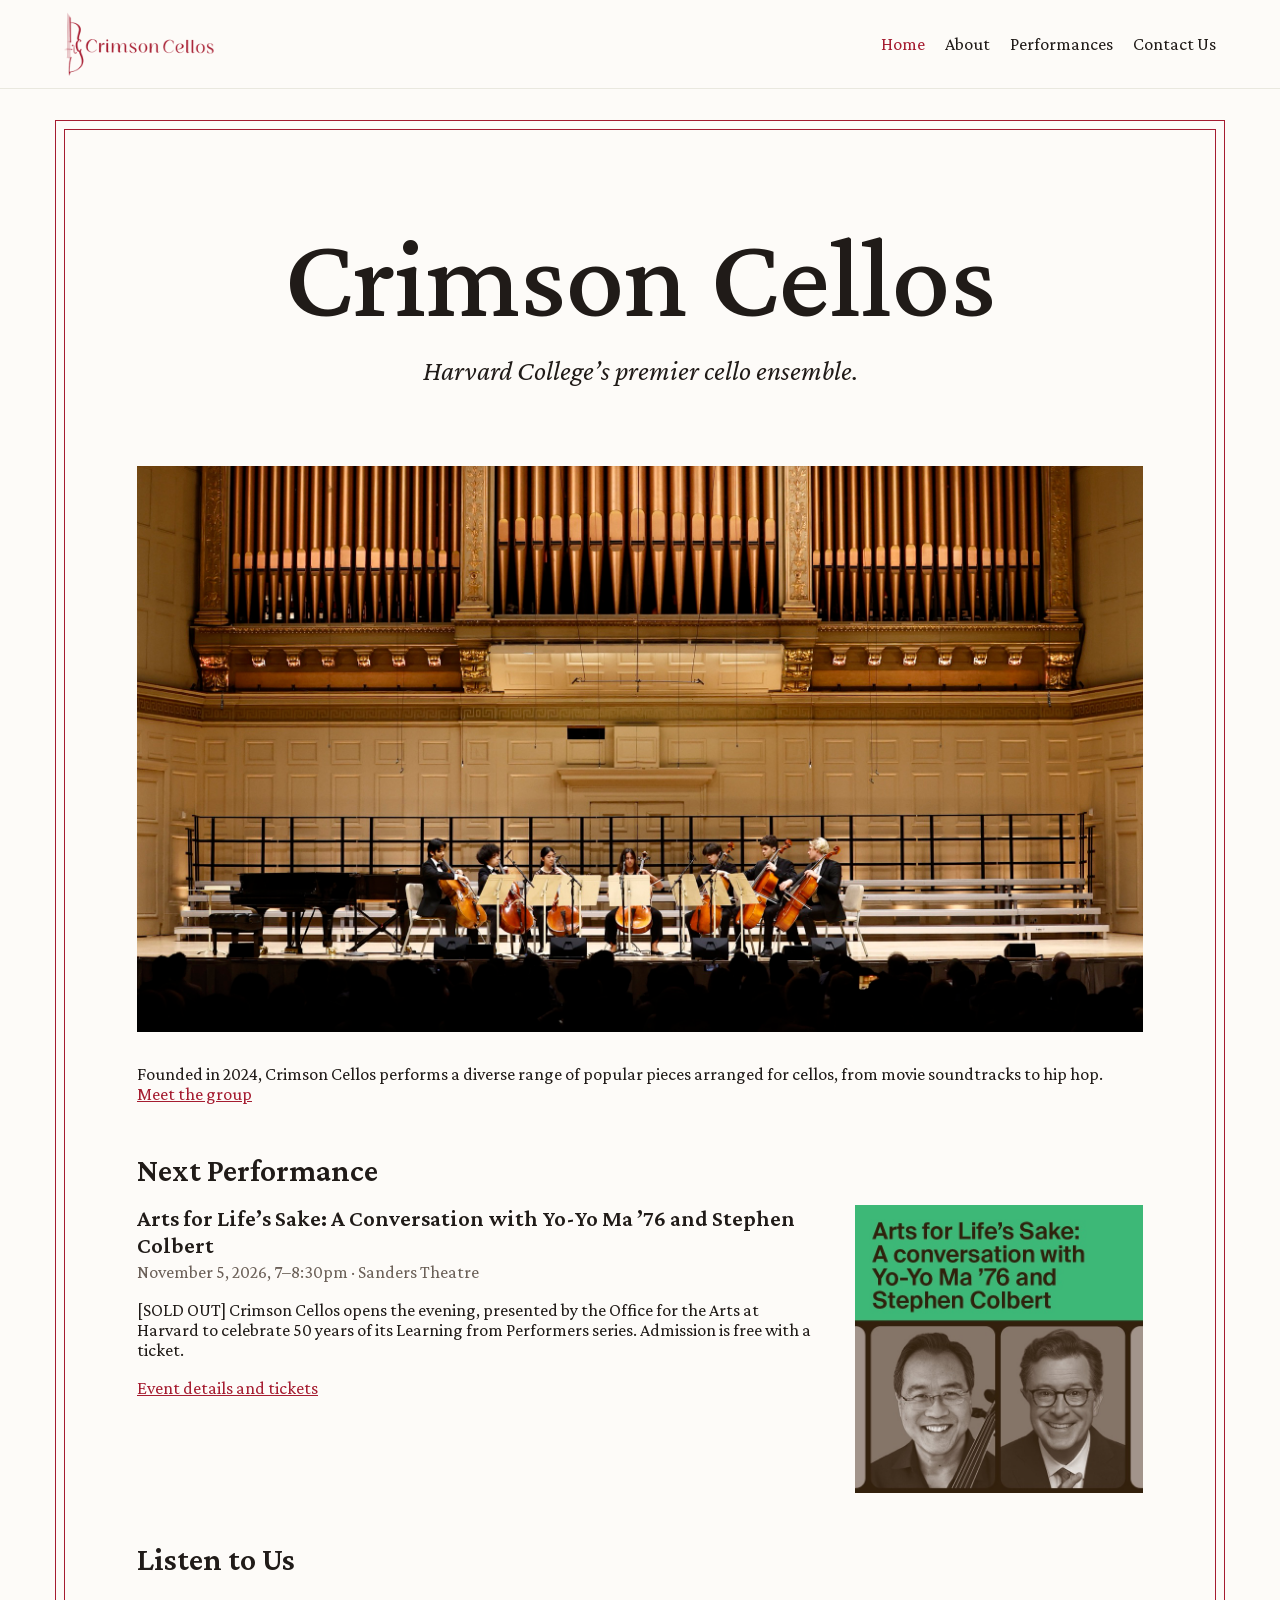
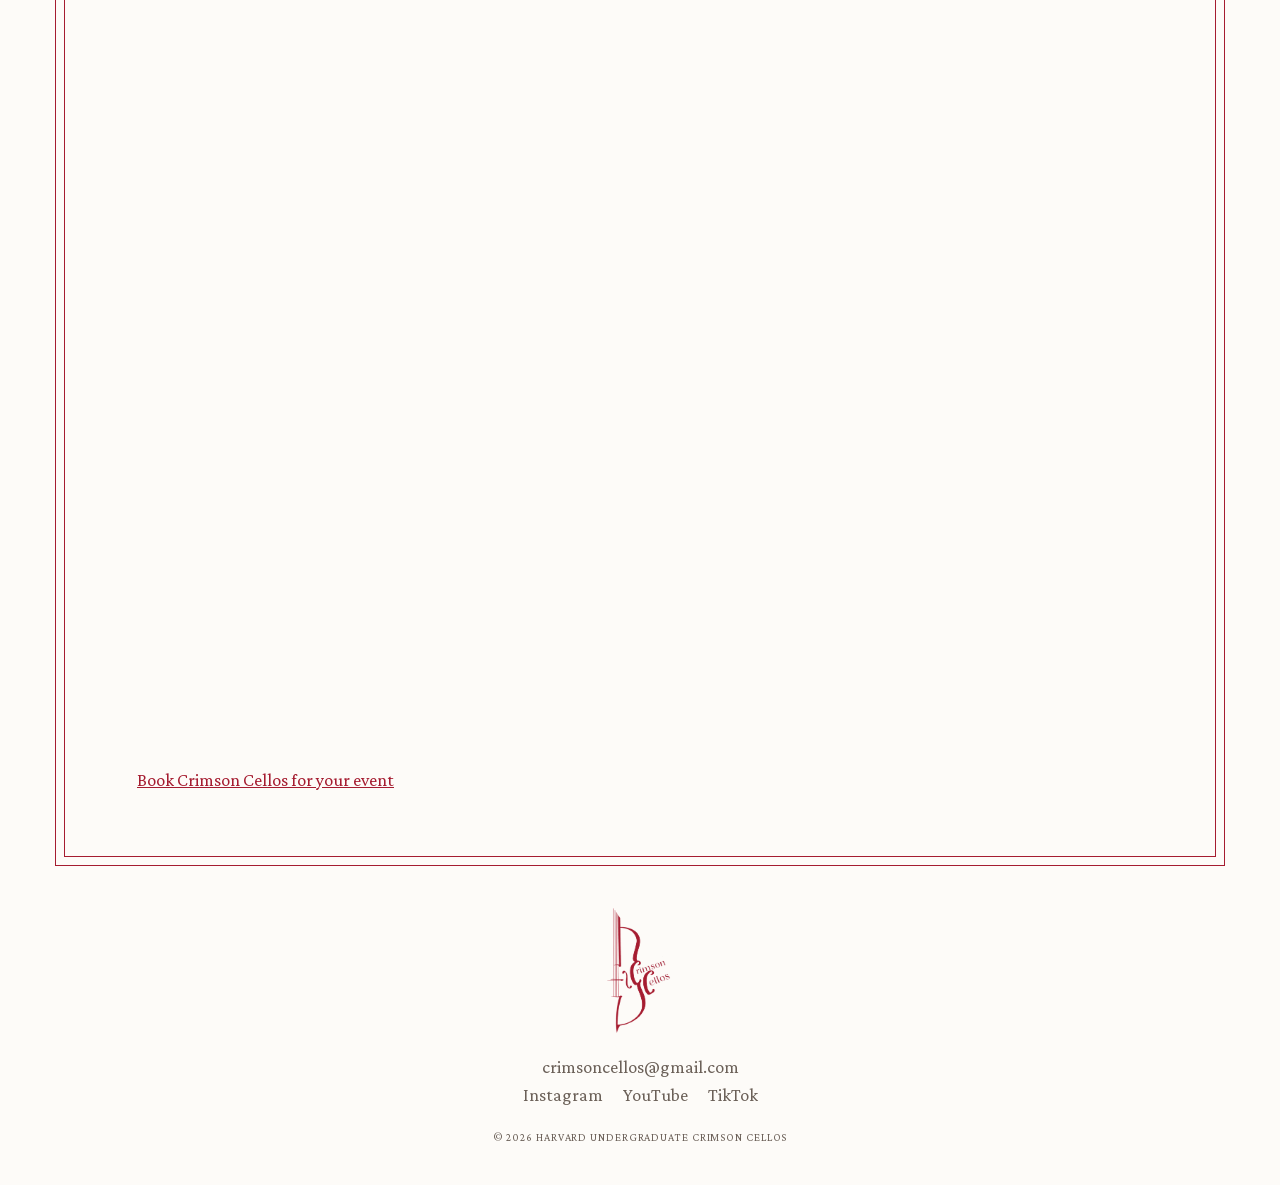
<file: index.html>
<!doctype html>
<html lang="en-US">
  <head>
    <meta charset="utf-8" />
    <meta name="viewport" content="width=device-width, initial-scale=1" />
    <title>Crimson Cellos</title>
    <meta
      name="description"
      content="Crimson Cellos is Harvard College’s premier cello ensemble, performing popular music arranged for cellos."
    />
    <meta property="og:title" content="Crimson Cellos" />
    <meta
      property="og:image"
      content="https://crimsoncellos.com/images/og.jpg"
    />
    <link rel="icon" href="favicon.png" />
    <link rel="stylesheet" href="style.css" />
  </head>
  <body>
    <a href="#main">Skip to main content</a>

    <header>
      <a href="index.html"
        ><img
          src="images/logo.png"
          alt="Crimson Cellos"
          width="376"
          height="160"
      /></a>
      <nav aria-label="Main">
        <ul>
          <li><a href="index.html" aria-current="page">Home</a></li>
          <li><a href="about.html">About</a></li>
          <li><a href="performances.html">Performances</a></li>
          <li><a href="contact-us.html">Contact Us</a></li>
        </ul>
      </nav>
    </header>

    <main id="main">
      <section id="hero">
        <hgroup>
          <h1>Crimson Cellos</h1>
          <p>Harvard College’s premier cello ensemble.</p>
        </hgroup>
        <img
          src="images/hero.jpg"
          alt="Crimson Cellos performing on stage at Symphony Hall in Boston."
          width="2048"
          height="1152"
          fetchpriority="high"
        />
      </section>

      <p>
        Founded in 2024, Crimson Cellos performs a diverse range of popular
        pieces arranged for cellos, from movie soundtracks to hip hop.
        <a href="about.html">Meet the group</a>
      </p>

      <section aria-labelledby="next">
        <h2 id="next">Next Performance</h2>
        <article aria-labelledby="arts-for-lifes-sake-2026">
          <img
            src="images/arts-for-lifes-sake.jpg"
            alt="Event poster with portraits of Yo-Yo Ma and Stephen Colbert."
            width="600"
            height="600"
            loading="lazy"
          />
          <h3 id="arts-for-lifes-sake-2026">
            Arts for Life’s Sake: A Conversation with Yo-Yo Ma ’76 and Stephen
            Colbert
          </h3>
          <p>
            November 5, 2026,
            <time datetime="2026-11-05T19:00">7</time>–<time
              datetime="2026-11-05T20:30"
              >8:30pm</time
            >
            · Sanders Theatre
          </p>
          <p>
            [SOLD OUT] Crimson Cellos opens the evening, presented by the Office
            for the Arts at Harvard to celebrate 50 years of its Learning from
            Performers series. Admission is free with a ticket.
          </p>
          <p>
            <a
              href="https://events.college.harvard.edu/ofa/event/225033-office-for-the-arts-at-harvard-presents-arts-for"
              >Event details and tickets</a
            >
          </p>
        </article>
      </section>

      <section aria-labelledby="listen">
        <h2 id="listen">Listen to Us</h2>
        <iframe
          src="https://www.youtube.com/embed/4BER22FmV7s"
          title="Crimson Cellos performance video"
          loading="lazy"
          allowfullscreen
        ></iframe>
        <iframe
          src="https://www.youtube.com/embed/Vv7nDW6ymEs"
          title="Crimson Cellos performance video"
          loading="lazy"
          allowfullscreen
        ></iframe>
      </section>

      <p>
        <a href="contact-us.html#events">Book Crimson Cellos for your event</a>
      </p>
    </main>

    <footer>
      <img
        src="images/logo-vertical.png"
        alt=""
        width="371"
        height="720"
        loading="lazy"
      />
      <address>
        <a href="mailto:crimsoncellos@gmail.com">crimsoncellos@gmail.com</a>
      </address>
      <nav aria-label="Social media">
        <ul>
          <li>
            <a href="https://www.instagram.com/crimsoncellos/">Instagram</a>
          </li>
          <li><a href="https://www.youtube.com/@CrimsonCellos">YouTube</a></li>
          <li><a href="https://www.tiktok.com/@crimsoncellos">TikTok</a></li>
        </ul>
      </nav>
      <p><small>© 2026 Harvard Undergraduate Crimson Cellos</small></p>
    </footer>
  </body>
</html>
</file>
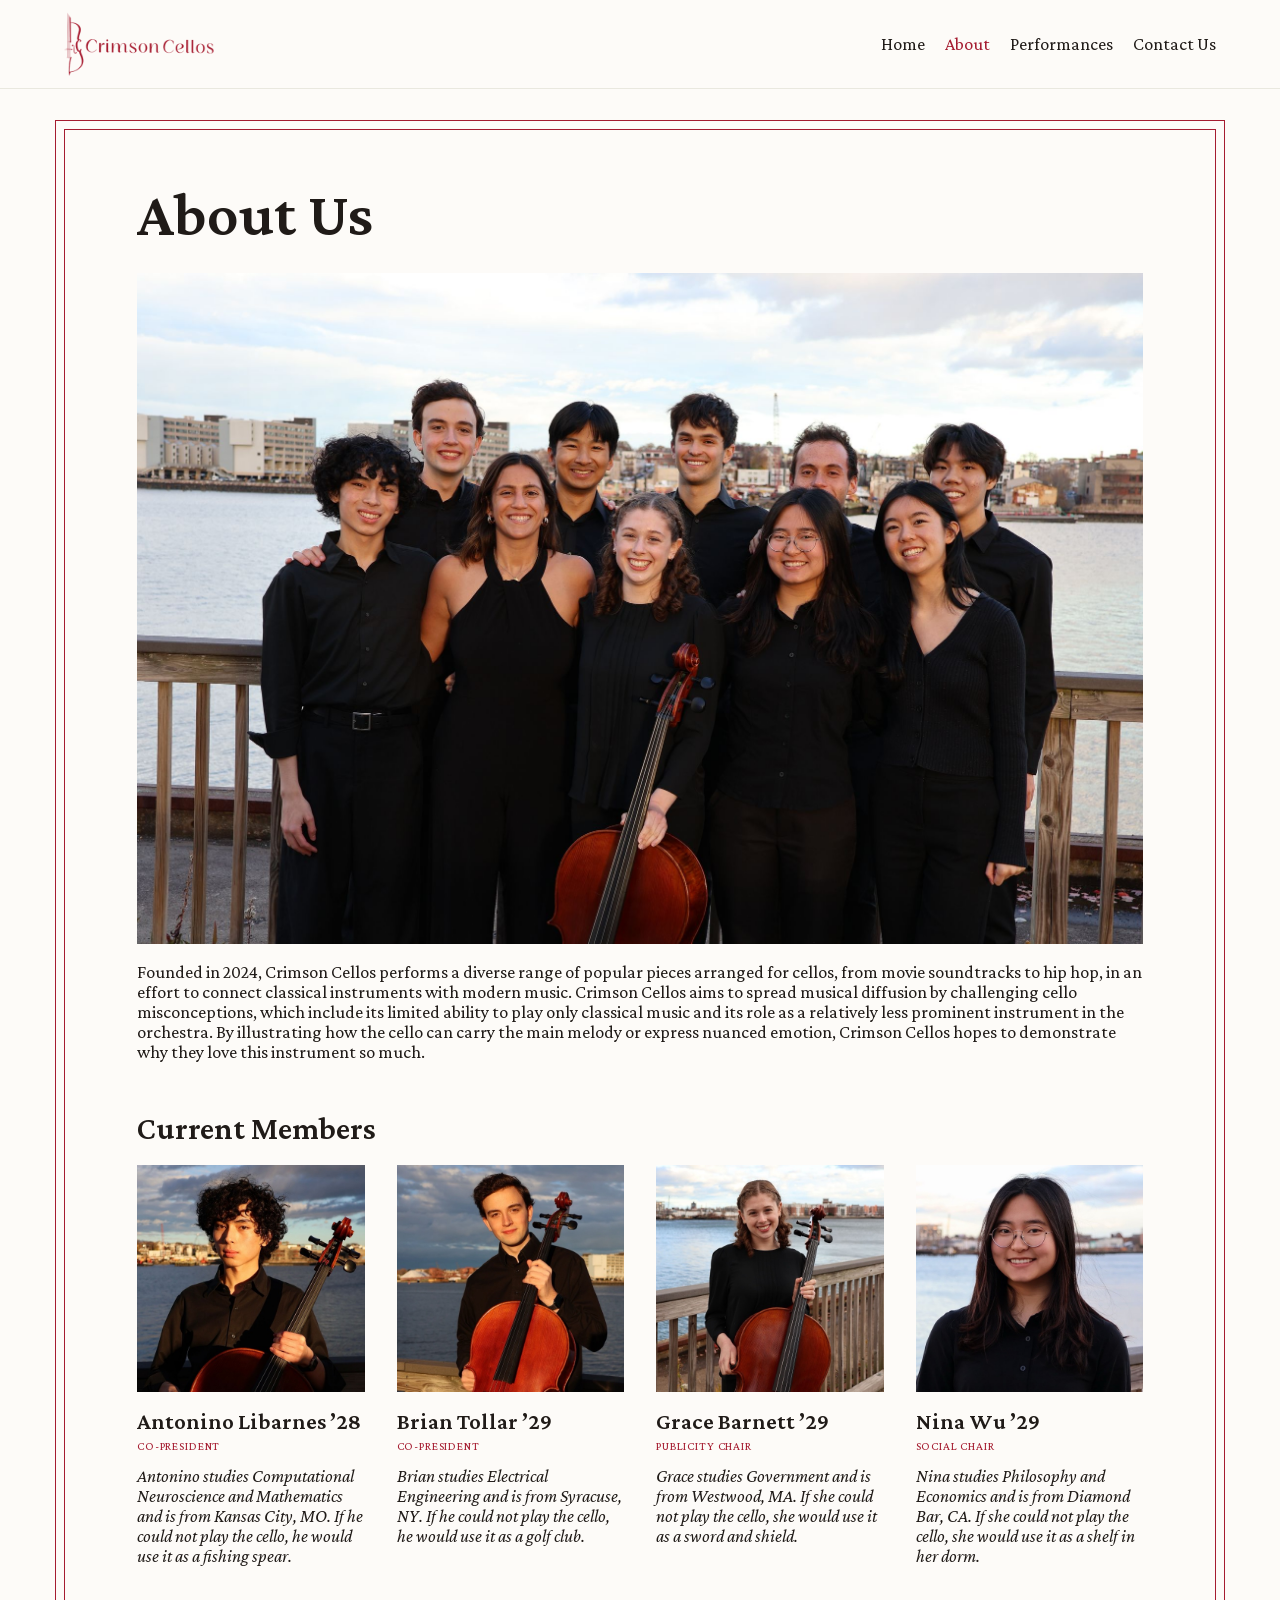
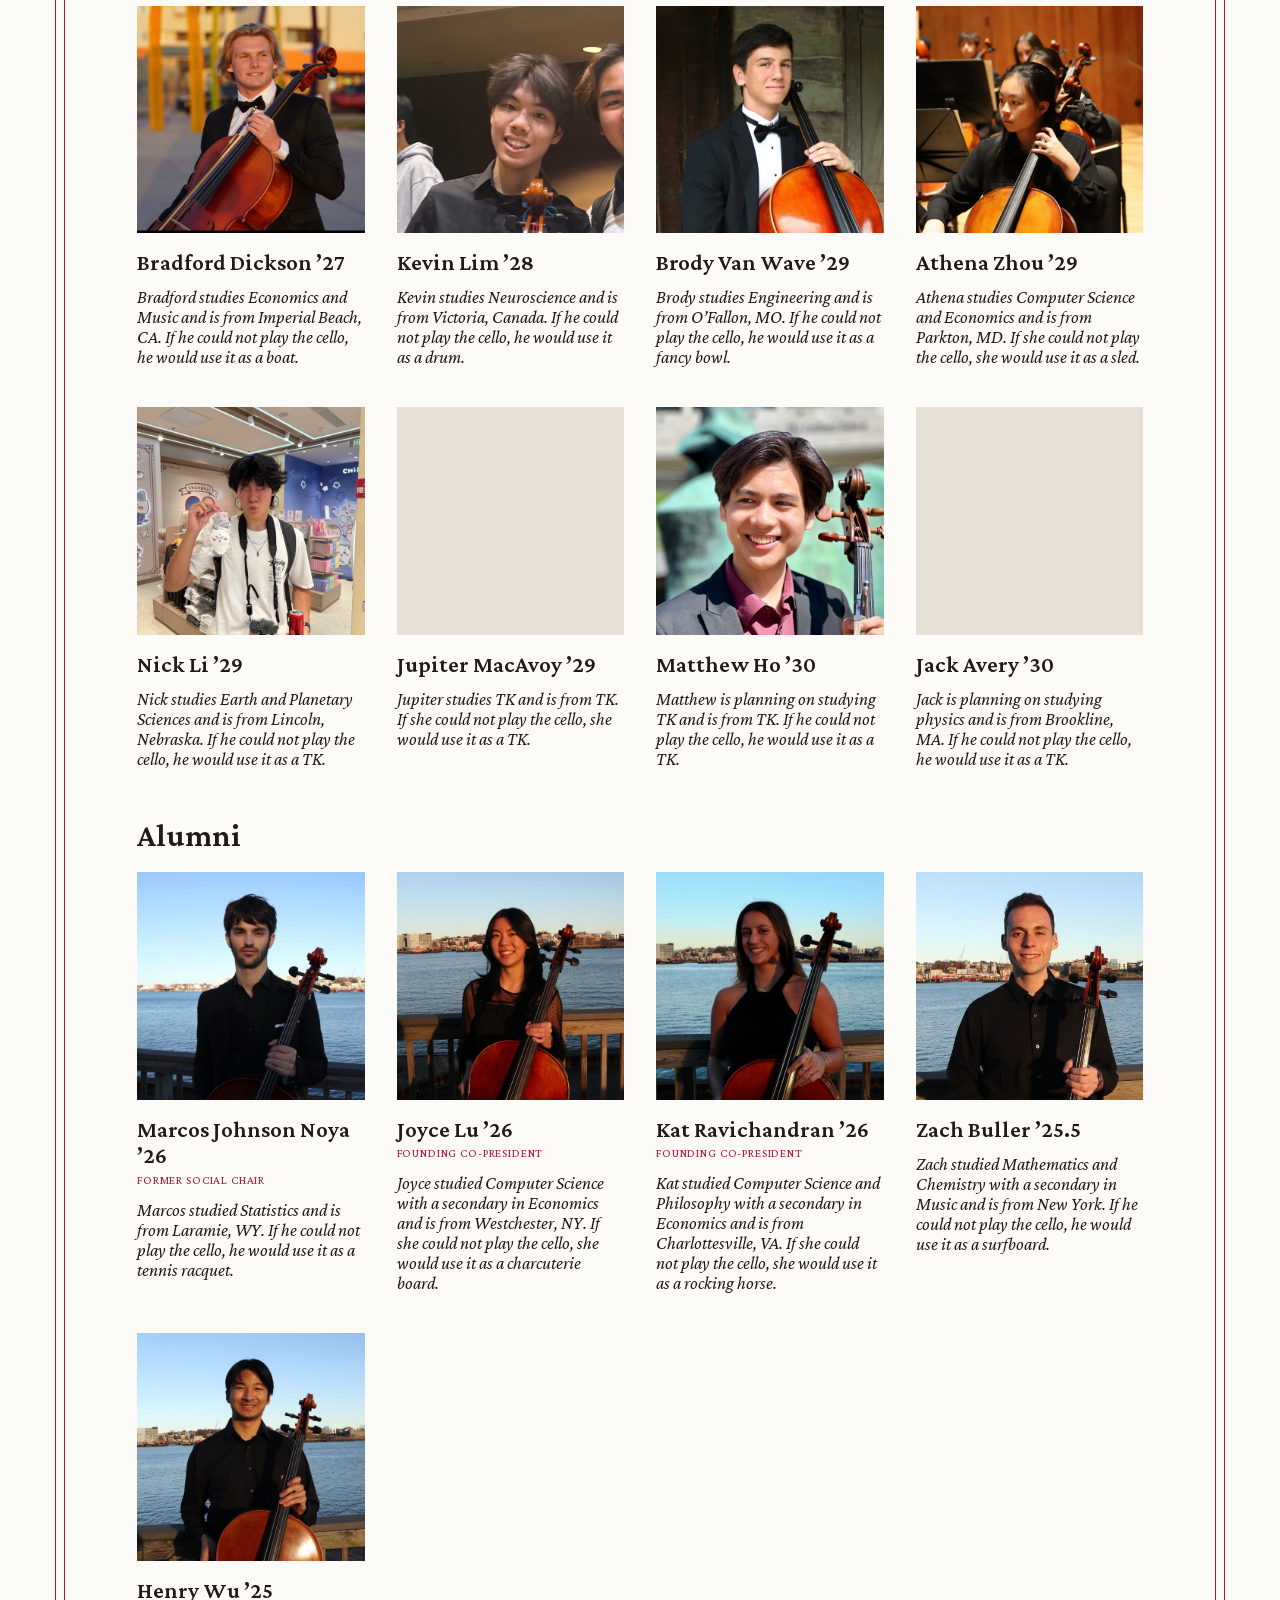
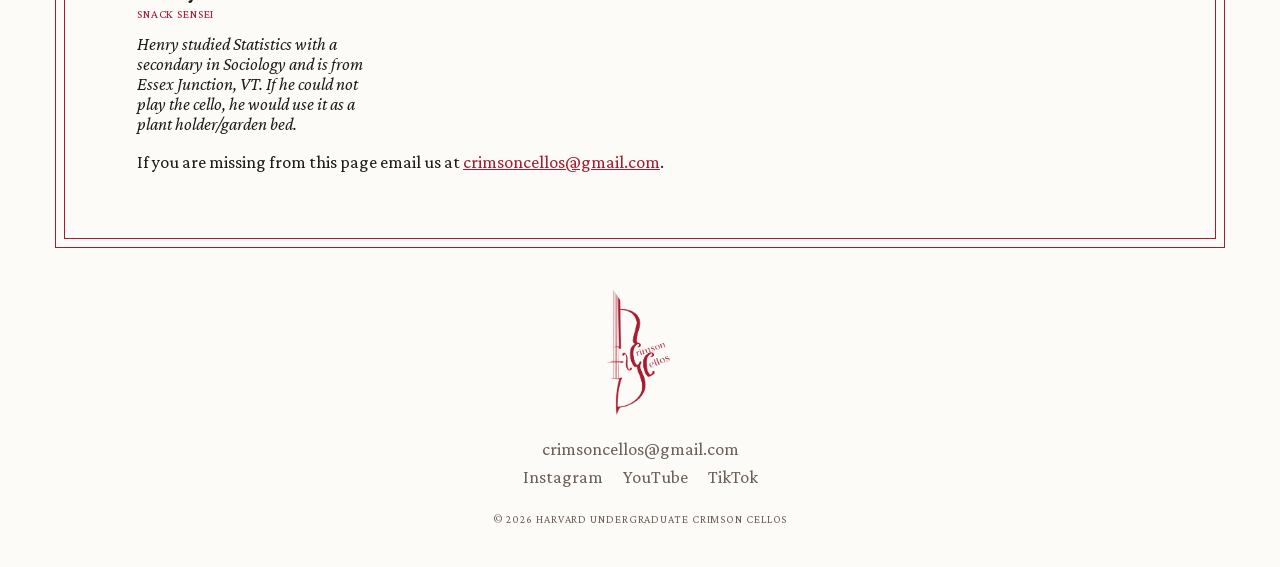
<file: about.html>
<!doctype html>
<html lang="en-US">
  <head>
    <meta charset="utf-8" />
    <meta name="viewport" content="width=device-width, initial-scale=1" />
    <title>About — Crimson Cellos</title>
    <meta
      name="description"
      content="Meet the members of Crimson Cellos, Harvard College’s premier cello ensemble."
    />
    <meta property="og:title" content="About — Crimson Cellos" />
    <meta
      property="og:image"
      content="https://crimsoncellos.com/images/og.jpg"
    />
    <link rel="icon" href="favicon.png" />
    <link rel="stylesheet" href="style.css" />
  </head>
  <body>
    <a href="#main">Skip to main content</a>

    <header>
      <a href="index.html"
        ><img
          src="images/logo.png"
          alt="Crimson Cellos"
          width="376"
          height="160"
      /></a>
      <nav aria-label="Main">
        <ul>
          <li><a href="index.html">Home</a></li>
          <li><a href="about.html" aria-current="page">About</a></li>
          <li><a href="performances.html">Performances</a></li>
          <li><a href="contact-us.html">Contact Us</a></li>
        </ul>
      </nav>
    </header>

    <main id="main">
      <h1>About Us</h1>

      <img
        src="images/group.jpg"
        alt="The members of Crimson Cellos standing together by the water."
        width="2048"
        height="1365"
      />

      <p>
        Founded in 2024, Crimson Cellos performs a diverse range of popular
        pieces arranged for cellos, from movie soundtracks to hip hop, in an
        effort to connect classical instruments with modern music. Crimson
        Cellos aims to spread musical diffusion by challenging cello
        misconceptions, which include its limited ability to play only classical
        music and its role as a relatively less prominent instrument in the
        orchestra. By illustrating how the cello can carry the main melody or
        express nuanced emotion, Crimson Cellos hopes to demonstrate why they
        love this instrument so much.
      </p>

      <section aria-labelledby="current-members">
        <h2 id="current-members">Current Members</h2>
        <ul class="members">
          <li>
            <img
              src="images/members/alibarnes.jpg"
              alt="Portrait of Antonino Libarnes."
              width="600"
              height="600"
              loading="lazy"
            />
            <hgroup>
              <h3>Antonino Libarnes ’28</h3>
              <p>Co-President</p>
            </hgroup>
            <p>
              Antonino studies Computational Neuroscience and Mathematics and is
              from Kansas City, MO. If he could not play the cello, he would use
              it as a fishing spear.
            </p>
          </li>
          <li>
            <img
              src="images/members/btollar.jpg"
              alt="Portrait of Brian Tollar."
              width="600"
              height="600"
              loading="lazy"
            />
            <hgroup>
              <h3>Brian Tollar ’29</h3>
              <p>Co-President</p>
            </hgroup>
            <p>
              Brian studies Electrical Engineering and is from Syracuse, NY. If
              he could not play the cello, he would use it as a golf club.
            </p>
          </li>
          <li>
            <img
              src="images/members/gbarnett.jpg"
              alt="Portrait of Grace Barnett."
              width="600"
              height="600"
              loading="lazy"
            />
            <hgroup>
              <h3>Grace Barnett ’29</h3>
              <p>Publicity Chair</p>
            </hgroup>
            <p>
              Grace studies Government and is from Westwood, MA. If she could
              not play the cello, she would use it as a sword and shield.
            </p>
          </li>
          <li>
            <img
              src="images/members/nwu.jpg"
              alt="Portrait of Nina Wu."
              width="600"
              height="600"
              loading="lazy"
            />
            <hgroup>
              <h3>Nina Wu ’29</h3>
              <p>Social Chair</p>
            </hgroup>
            <p>
              Nina studies Philosophy and Economics and is from Diamond Bar, CA.
              If she could not play the cello, she would use it as a shelf in
              her dorm.
            </p>
          </li>
          <li>
            <img
              src="images/members/bdickson.jpg"
              alt="Portrait of Bradford Dickson."
              width="600"
              height="600"
              loading="lazy"
            />
            <hgroup>
              <h3>Bradford Dickson ’27</h3>
            </hgroup>
            <p>
              Bradford studies Economics and Music and is from Imperial Beach,
              CA. If he could not play the cello, he would use it as a boat.
            </p>
          </li>
          <li>
            <img
              src="images/members/klim.jpg"
              alt=""
              width="600"
              height="600"
              loading="lazy"
            />
            <hgroup>
              <h3>Kevin Lim ’28</h3>
            </hgroup>
            <p>
              Kevin studies Neuroscience and is from Victoria, Canada. If he
              could not play the cello, he would use it as a drum.
            </p>
          </li>
          <li>
            <img
              src="images/members/bvanwave.jpg"
              alt="Portrait of Brody Van Wave."
              width="600"
              height="600"
              loading="lazy"
            />
            <hgroup>
              <h3>Brody Van Wave ’29</h3>
            </hgroup>
            <p>
              Brody studies Engineering and is from O’Fallon, MO. If he could
              not play the cello, he would use it as a fancy bowl.
            </p>
          </li>
          <li>
            <img
              src="images/members/azhou.jpg"
              alt="Portrait of Athena Zhou."
              width="600"
              height="600"
              loading="lazy"
            />
            <hgroup>
              <h3>Athena Zhou ’29</h3>
            </hgroup>
            <p>
              Athena studies Computer Science and Economics and is from Parkton,
              MD. If she could not play the cello, she would use it as a sled.
            </p>
          </li>
          <li>
            <img
              src="images/members/nli.jpg"
              alt="Portrait of Nick Li."
              width="600"
              height="600"
              loading="lazy"
            />
            <hgroup>
              <h3>Nick Li ’29</h3>
            </hgroup>
            <p>
              Nick studies Earth and Planetary Sciences and is from Lincoln,
              Nebraska. If he could not play the cello, he would use it as a TK.
            </p>
          </li>
          <li>
            <img
              src="images/members/placeholder.svg"
              alt=""
              width="600"
              height="600"
              loading="lazy"
            />
            <hgroup>
              <h3>Jupiter MacAvoy ’29</h3>
            </hgroup>
            <p>
              Jupiter studies TK and is from TK. If she could not play the
              cello, she would use it as a TK.
            </p>
          </li>
          <li>
            <img
              src="images/members/mho.jpg"
              alt="Portrait of Matthew Ho."
              width="600"
              height="600"
              loading="lazy"
            />
            <hgroup>
              <h3>Matthew Ho ’30</h3>
            </hgroup>
            <p>
              Matthew is planning on studying TK and is from TK. If he could not
              play the cello, he would use it as a TK.
            </p>
          </li>
          <li>
            <img
              src="images/members/placeholder.svg"
              alt=""
              width="600"
              height="600"
              loading="lazy"
            />
            <hgroup>
              <h3>Jack Avery ’30</h3>
            </hgroup>
            <p>
              Jack is planning on studying physics and is from Brookline, MA. If
              he could not play the cello, he would use it as a TK.
            </p>
          </li>
        </ul>
      </section>

      <section aria-labelledby="alumni">
        <h2 id="alumni">Alumni</h2>
        <ul class="members">
          <li>
            <img
              src="images/members/mjohnsonnoya.jpg"
              alt="Portrait of Marcos Johnson Noya."
              width="600"
              height="600"
              loading="lazy"
            />
            <hgroup>
              <h3>Marcos Johnson Noya ’26</h3>
              <p>Former Social Chair</p>
            </hgroup>
            <p>
              Marcos studied Statistics and is from Laramie, WY. If he could not
              play the cello, he would use it as a tennis racquet.
            </p>
          </li>
          <li>
            <img
              src="images/members/jlu.jpg"
              alt="Portrait of Joyce Lu."
              width="600"
              height="600"
              loading="lazy"
            />
            <hgroup>
              <h3>Joyce Lu ’26</h3>
              <p>Founding Co-President</p>
            </hgroup>
            <p>
              Joyce studied Computer Science with a secondary in Economics and
              is from Westchester, NY. If she could not play the cello, she
              would use it as a charcuterie board.
            </p>
          </li>
          <li>
            <img
              src="images/members/kravichandran.jpg"
              alt="Portrait of Kat Ravichandran."
              width="600"
              height="600"
              loading="lazy"
            />
            <hgroup>
              <h3>Kat Ravichandran ’26</h3>
              <p>Founding Co-President</p>
            </hgroup>
            <p>
              Kat studied Computer Science and Philosophy with a secondary in
              Economics and is from Charlottesville, VA. If she could not play
              the cello, she would use it as a rocking horse.
            </p>
          </li>
          <li>
            <img
              src="images/members/zbuller.jpg"
              alt="Portrait of Zach Buller."
              width="600"
              height="600"
              loading="lazy"
            />
            <hgroup>
              <h3>Zach Buller ’25.5</h3>
            </hgroup>
            <p>
              Zach studied Mathematics and Chemistry with a secondary in Music
              and is from New York. If he could not play the cello, he would use
              it as a surfboard.
            </p>
          </li>
          <li>
            <img
              src="images/members/hwu.jpg"
              alt="Portrait of Henry Wu."
              width="600"
              height="600"
              loading="lazy"
            />
            <hgroup>
              <h3>Henry Wu ’25</h3>
              <p>Snack Sensei</p>
            </hgroup>
            <p>
              Henry studied Statistics with a secondary in Sociology and is from
              Essex Junction, VT. If he could not play the cello, he would use
              it as a plant holder/garden bed.
            </p>
          </li>
        </ul>
      </section>
      <p>
        If you are missing from this page email us at
        <a href="mailto:crimsoncellos@gmail.com">crimsoncellos@gmail.com</a>.
      </p>
    </main>

    <footer>
      <img
        src="images/logo-vertical.png"
        alt=""
        width="371"
        height="720"
        loading="lazy"
      />
      <address>
        <a href="mailto:crimsoncellos@gmail.com">crimsoncellos@gmail.com</a>
      </address>
      <nav aria-label="Social media">
        <ul>
          <li>
            <a href="https://www.instagram.com/crimsoncellos/">Instagram</a>
          </li>
          <li><a href="https://www.youtube.com/@CrimsonCellos">YouTube</a></li>
          <li><a href="https://www.tiktok.com/@crimsoncellos">TikTok</a></li>
        </ul>
      </nav>
      <p><small>© 2026 Harvard Undergraduate Crimson Cellos</small></p>
    </footer>
  </body>
</html>
</file>
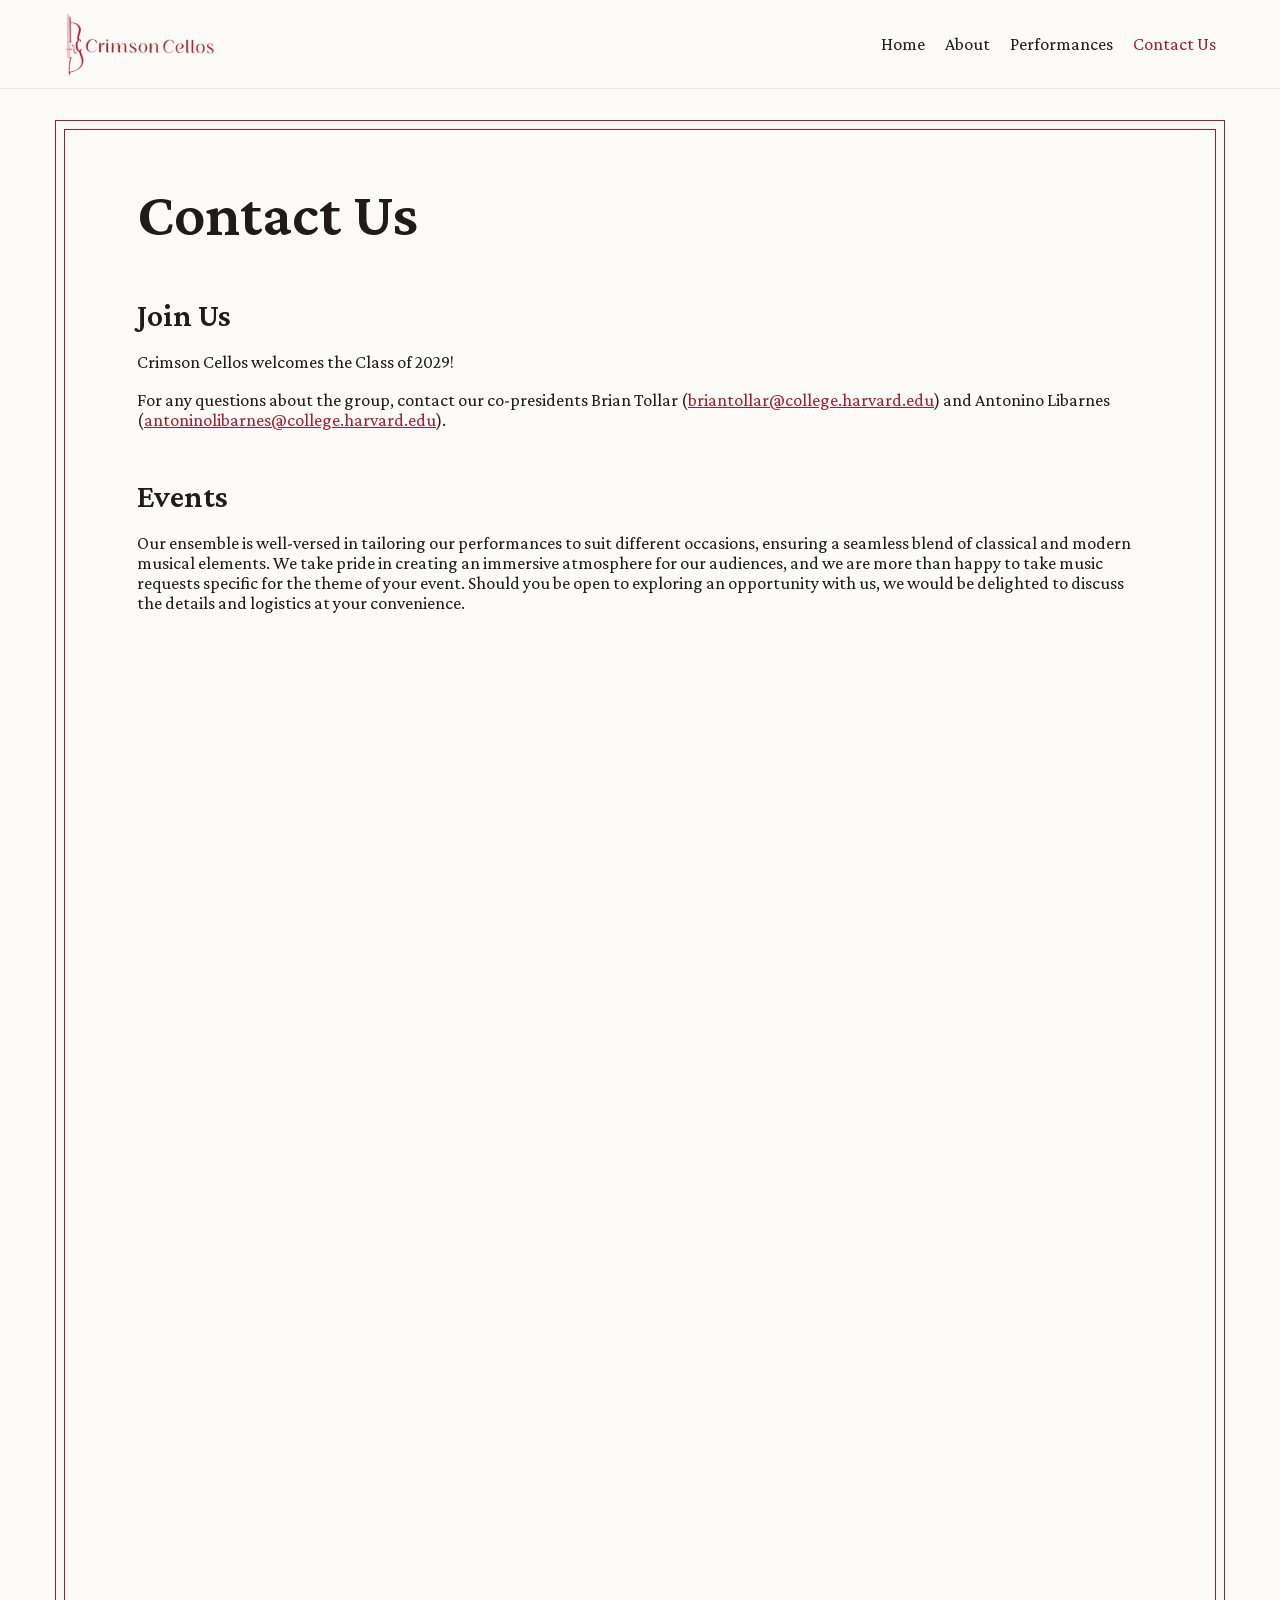
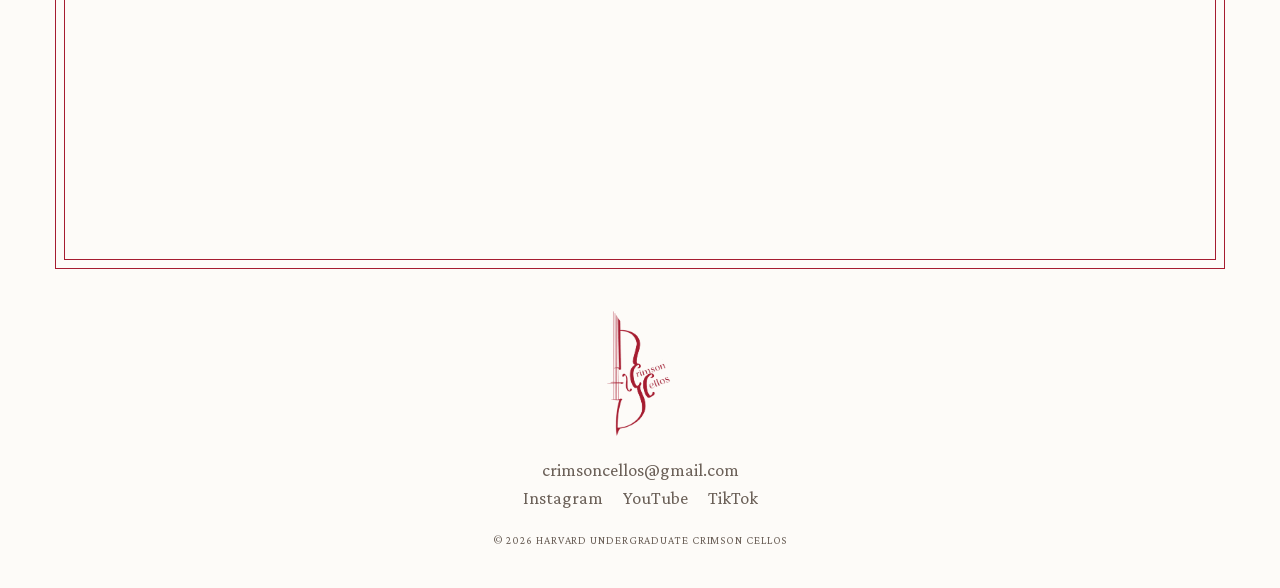
<file: contact-us.html>
<!doctype html>
<html lang="en-US">
  <head>
    <meta charset="utf-8" />
    <meta name="viewport" content="width=device-width, initial-scale=1" />
    <title>Contact Us — Crimson Cellos</title>
    <meta
      name="description"
      content="Join or book Crimson Cellos, Harvard College’s premier cello ensemble."
    />
    <meta property="og:title" content="Contact Us — Crimson Cellos" />
    <meta
      property="og:image"
      content="https://crimsoncellos.com/images/og.jpg"
    />
    <link rel="icon" href="favicon.png" />
    <link rel="stylesheet" href="style.css" />
  </head>
  <body>
    <a href="#main">Skip to main content</a>

    <header>
      <a href="index.html"
        ><img src="images/logo.png" alt="Crimson Cellos" width="376" height="160"
      /></a>
      <nav aria-label="Main">
        <ul>
          <li><a href="index.html">Home</a></li>
          <li><a href="about.html">About</a></li>
          <li><a href="performances.html">Performances</a></li>
          <li><a href="contact-us.html" aria-current="page">Contact Us</a></li>
        </ul>
      </nav>
    </header>

    <main id="main">
      <h1>Contact Us</h1>

      <section aria-labelledby="join">
        <h2 id="join">Join Us</h2>
        <p>Crimson Cellos welcomes the Class of 2029!</p>
        <p>
          For any questions about the group, contact our co-presidents Brian
          Tollar (<a href="mailto:briantollar@college.harvard.edu"
            >briantollar@college.harvard.edu</a
          >) and Antonino Libarnes (<a
            href="mailto:antoninolibarnes@college.harvard.edu"
            >antoninolibarnes@college.harvard.edu</a
          >).
        </p>
      </section>

      <section aria-labelledby="events">
        <h2 id="events">Events</h2>
        <p>
          Our ensemble is well-versed in tailoring our performances to suit
          different occasions, ensuring a seamless blend of classical and modern
          musical elements. We take pride in creating an immersive atmosphere
          for our audiences, and we are more than happy to take music requests
          specific for the theme of your event. Should you be open to exploring
          an opportunity with us, we would be delighted to discuss the details
          and logistics at your convenience.
        </p>
        <iframe
          src="https://docs.google.com/forms/d/e/1FAIpQLSe1ffwtOW94DHvRprZnYQaFuvXTCLhNoH0N68fOmnH3xIPw_g/viewform?embedded=true"
          title="Crimson Cellos contact form"
          height="1150"
          loading="lazy"
        ></iframe>
      </section>
    </main>

    <footer>
      <img
        src="images/logo-vertical.png"
        alt=""
        width="371"
        height="720"
        loading="lazy"
      />
      <address>
        <a href="mailto:crimsoncellos@gmail.com">crimsoncellos@gmail.com</a>
      </address>
      <nav aria-label="Social media">
        <ul>
          <li>
            <a href="https://www.instagram.com/crimsoncellos/">Instagram</a>
          </li>
          <li><a href="https://www.youtube.com/@CrimsonCellos">YouTube</a></li>
          <li><a href="https://www.tiktok.com/@crimsoncellos">TikTok</a></li>
        </ul>
      </nav>
      <p><small>© 2026 Harvard Undergraduate Crimson Cellos</small></p>
    </footer>
  </body>
</html>
</file>
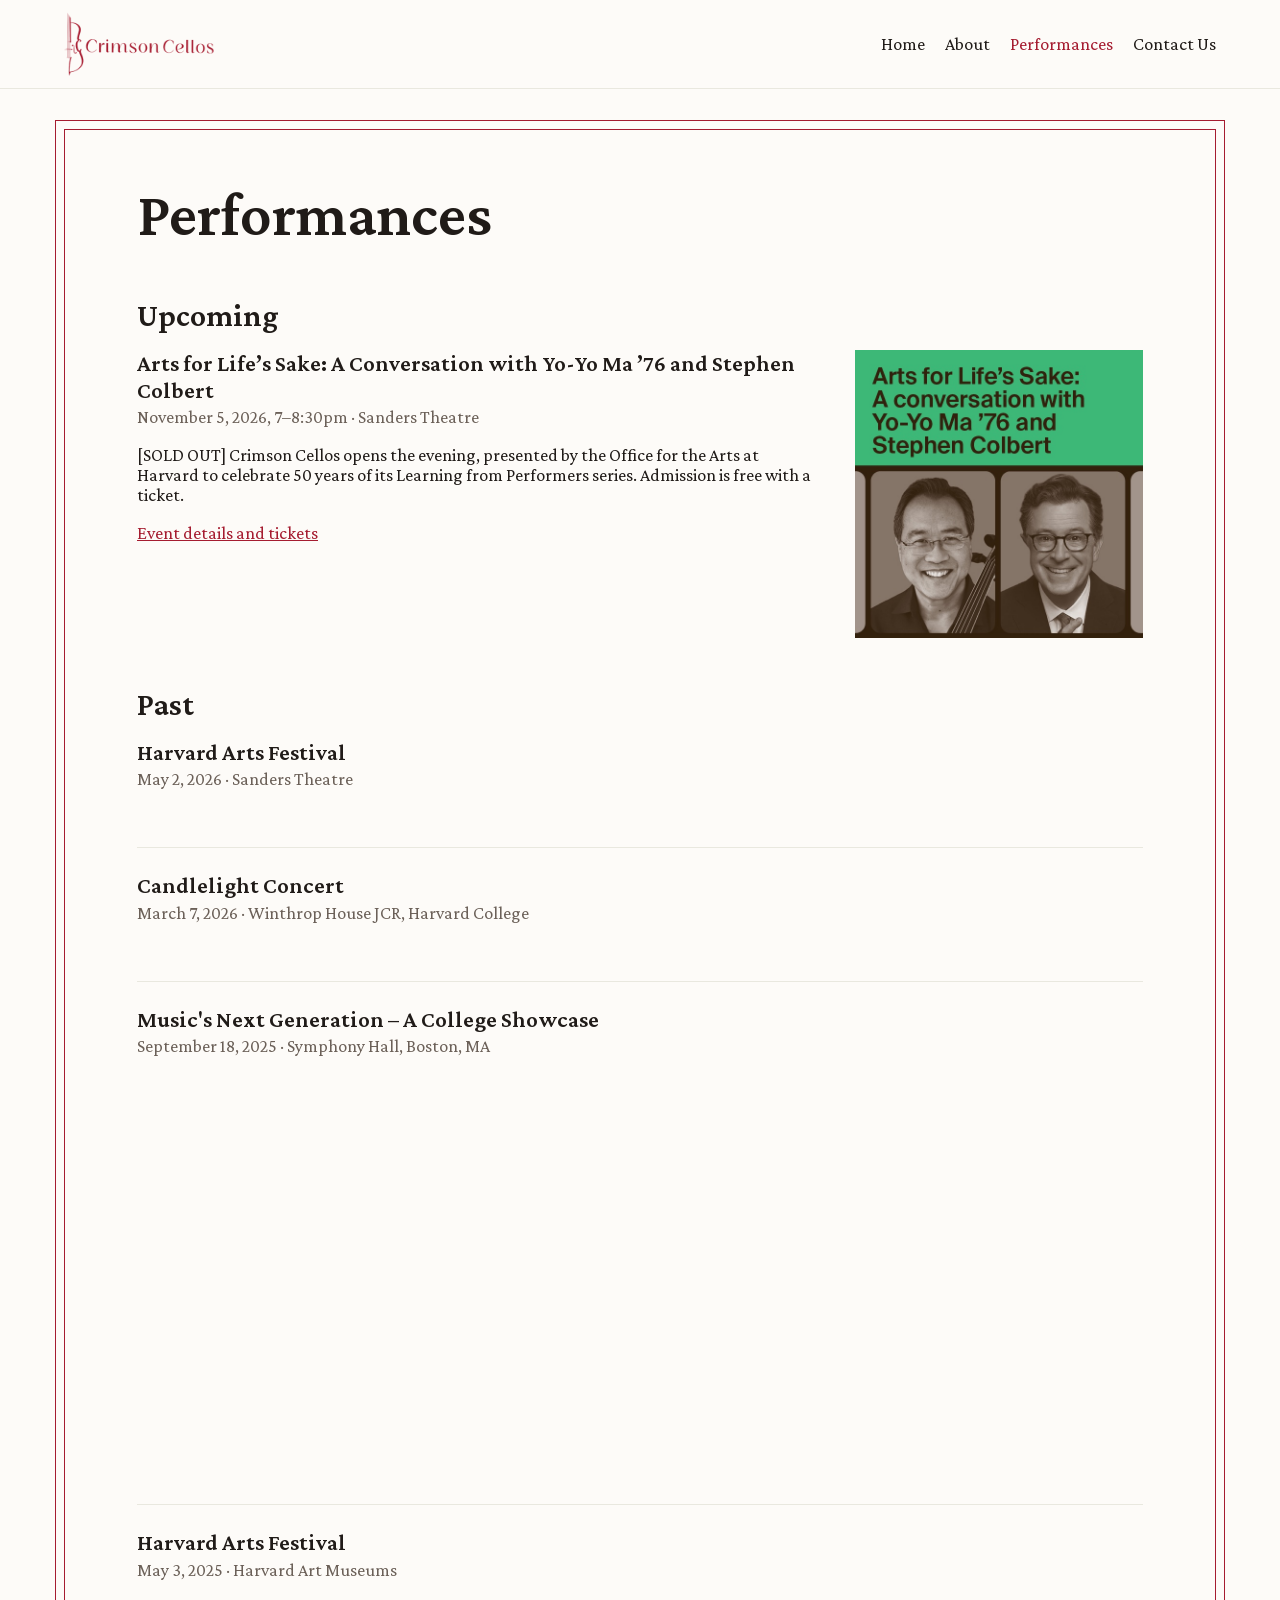
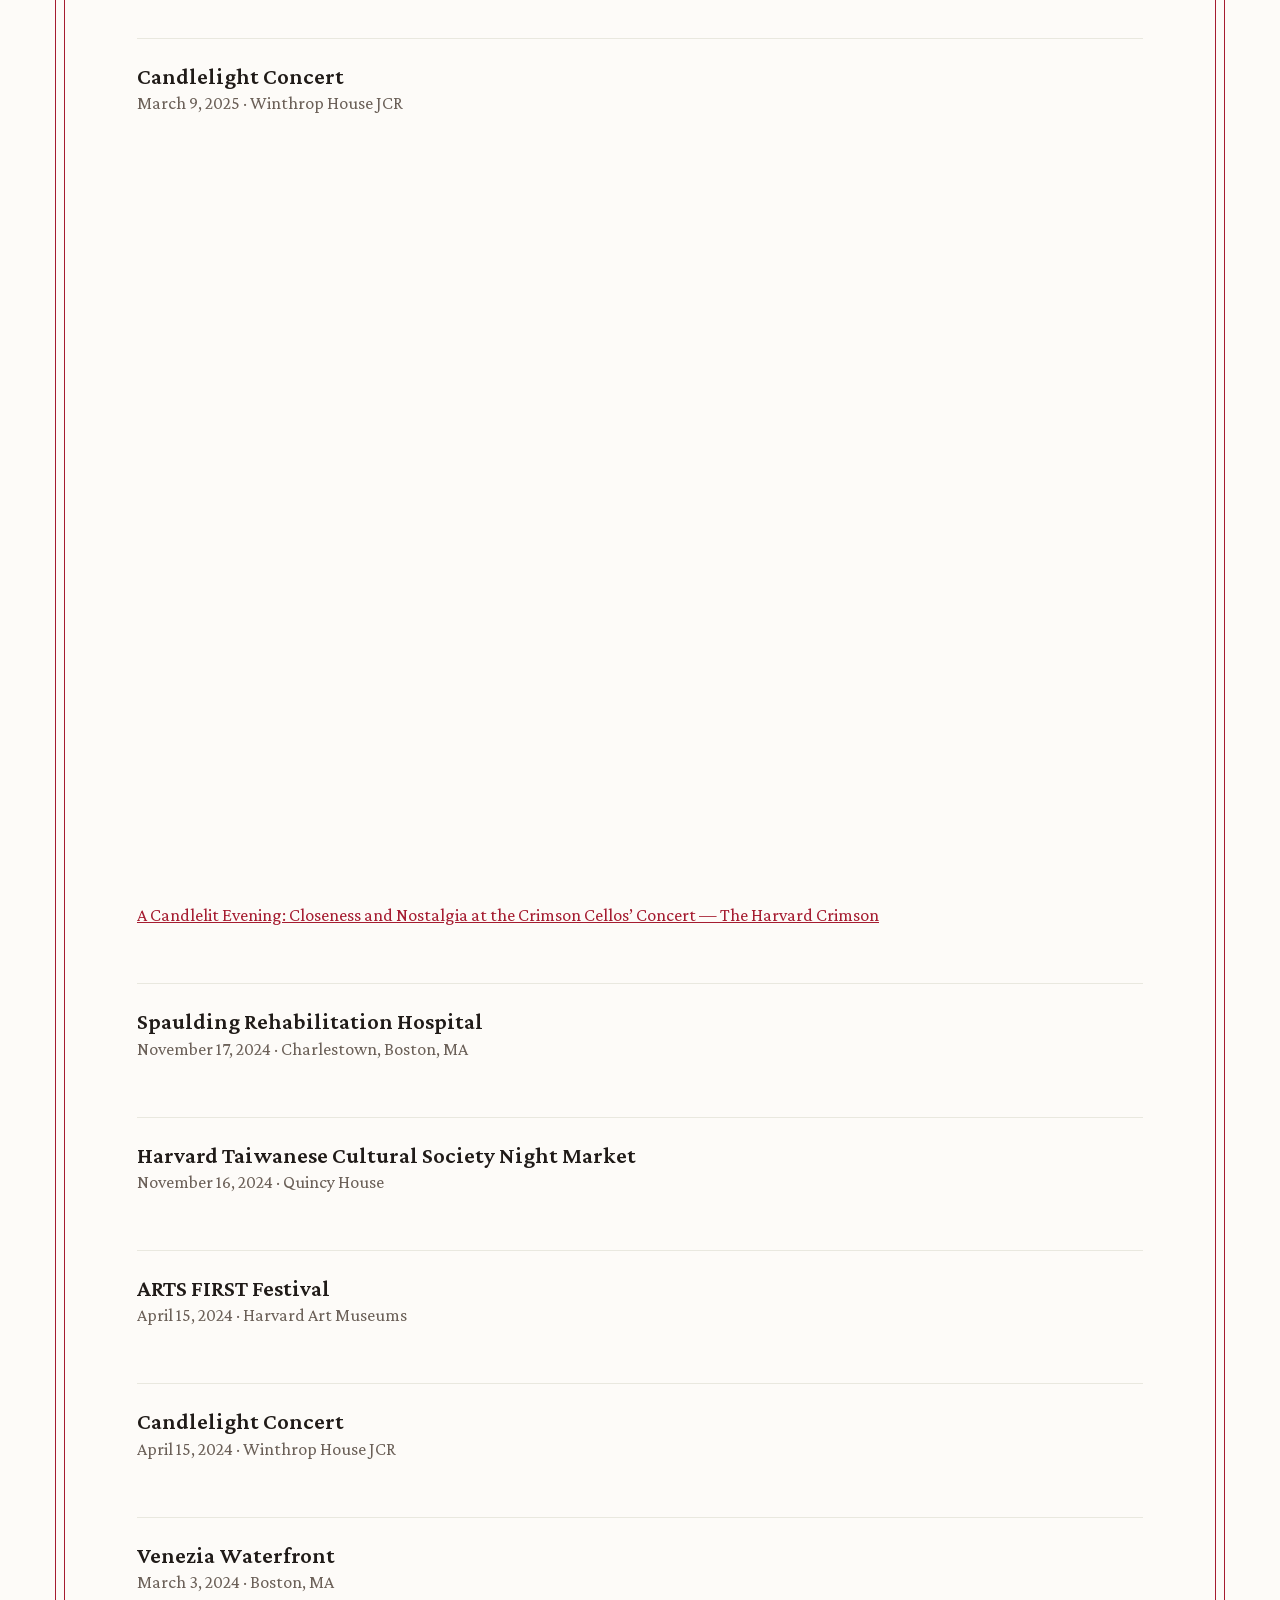
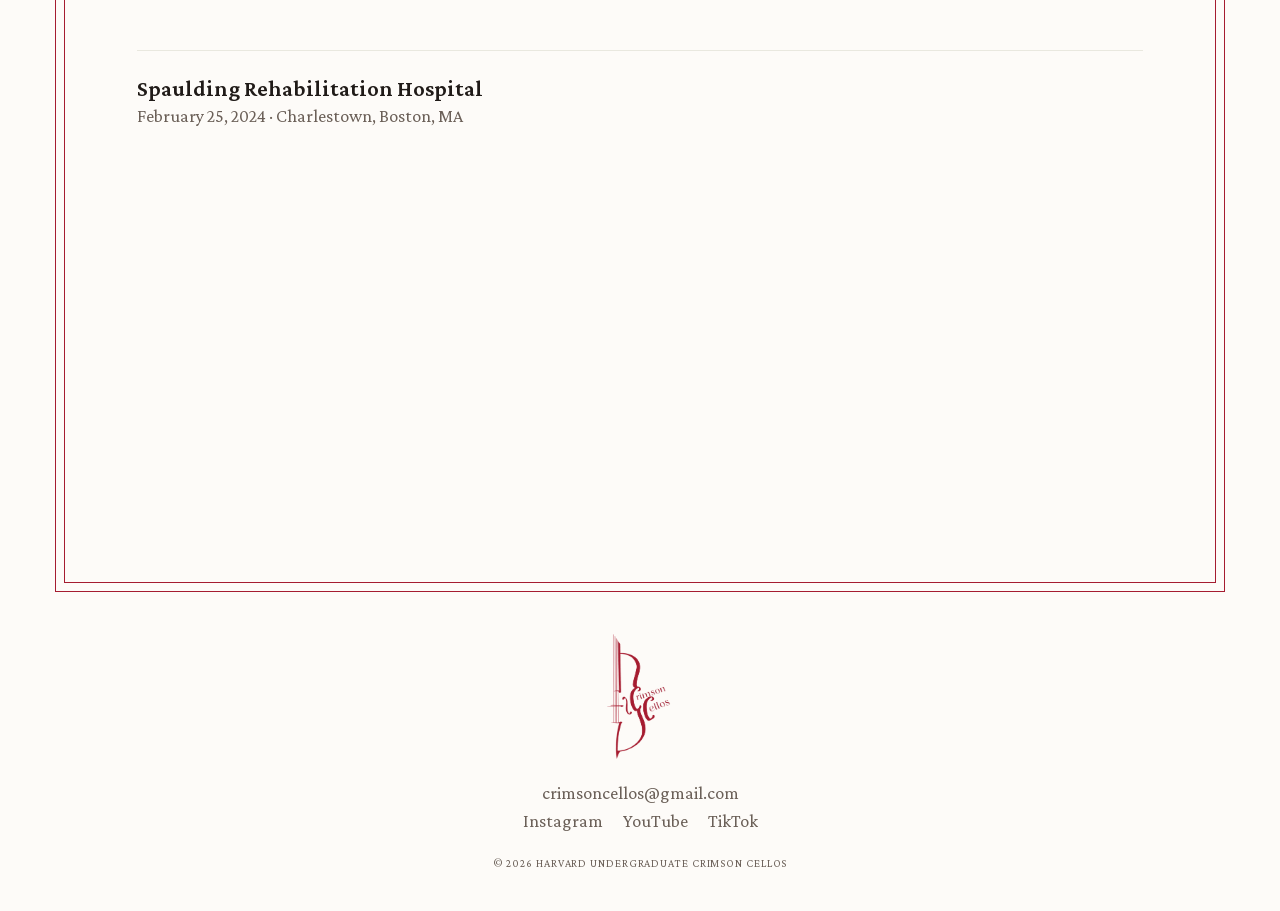
<file: performances.html>
<!doctype html>
<html lang="en-US">
  <head>
    <meta charset="utf-8" />
    <meta name="viewport" content="width=device-width, initial-scale=1" />
    <title>Performances — Crimson Cellos</title>
    <meta
      name="description"
      content="Upcoming and past performances by Crimson Cellos, Harvard College’s premier cello ensemble."
    />
    <meta property="og:title" content="Performances — Crimson Cellos" />
    <meta
      property="og:image"
      content="https://crimsoncellos.com/images/og.jpg"
    />
    <link rel="icon" href="favicon.png" />
    <link rel="stylesheet" href="style.css" />
  </head>
  <body>
    <a href="#main">Skip to main content</a>

    <header>
      <a href="index.html"
        ><img src="images/logo.png" alt="Crimson Cellos" width="376" height="160"
      /></a>
      <nav aria-label="Main">
        <ul>
          <li><a href="index.html">Home</a></li>
          <li><a href="about.html">About</a></li>
          <li>
            <a href="performances.html" aria-current="page">Performances</a>
          </li>
          <li><a href="contact-us.html">Contact Us</a></li>
        </ul>
      </nav>
    </header>

    <main id="main">
      <h1>Performances</h1>

      <section aria-labelledby="upcoming">
        <h2 id="upcoming">Upcoming</h2>

        <article aria-labelledby="arts-for-lifes-sake-2026">
          <img
            src="images/arts-for-lifes-sake.jpg"
            alt="Event poster with portraits of Yo-Yo Ma and Stephen Colbert."
            width="600"
            height="600"
            loading="lazy"
          />
          <h3 id="arts-for-lifes-sake-2026">
            Arts for Life’s Sake: A Conversation with Yo-Yo Ma ’76 and Stephen
            Colbert
          </h3>
          <p>
            November 5, 2026,
            <time datetime="2026-11-05T19:00">7</time>–<time
              datetime="2026-11-05T20:30"
              >8:30pm</time
            >
            · Sanders Theatre
          </p>
          <p>
            [SOLD OUT] Crimson Cellos opens the evening, presented by the Office
            for the Arts at Harvard to celebrate 50 years of its Learning from
            Performers series. Admission is free with a ticket.
          </p>
          <p>
            <a
              href="https://events.college.harvard.edu/ofa/event/225033-office-for-the-arts-at-harvard-presents-arts-for"
              >Event details and tickets</a
            >
          </p>
        </article>
      </section>

      <section aria-labelledby="past">
        <h2 id="past">Past</h2>

        <article aria-labelledby="artsfest-2026">
          <h3 id="artsfest-2026">Harvard Arts Festival</h3>
          <p>
            <time datetime="2026-05-02">May 2, 2026</time> · Sanders Theatre
          </p>
        </article>

        <article aria-labelledby="winthrop-2026">
          <h3 id="winthrop-2026">Candlelight Concert</h3>
          <p>
            <time datetime="2026-03-07">March 7, 2026</time> · Winthrop House
            JCR, Harvard College
          </p>
        </article>

        <article aria-labelledby="symphony-hall-2025">
          <h3 id="symphony-hall-2025">
            Music's Next Generation – A College Showcase
          </h3>
          <p>
            <time datetime="2025-09-18">September 18, 2025</time> · Symphony
            Hall, Boston, MA
          </p>
          <!-- TODO: photo gallery -->
          <iframe
            src="https://www.youtube.com/embed/6xA9RAKbhEA"
            title="Crimson Cellos at Symphony Hall, September 2025"
            loading="lazy"
            allowfullscreen
          ></iframe>
        </article>

        <article aria-labelledby="artsfest-2025">
          <h3 id="artsfest-2025">Harvard Arts Festival</h3>
          <p>
            <time datetime="2025-05-03">May 3, 2025</time> · Harvard Art Museums
          </p>
        </article>

        <article aria-labelledby="winthrop-2025">
          <h3 id="winthrop-2025">Candlelight Concert</h3>
          <p>
            <time datetime="2025-03-09">March 9, 2025</time> · Winthrop House
            JCR
          </p>
          <!-- TODO: photo gallery (photos by Pavan V. Thakkar) -->
          <iframe
            src="https://www.youtube.com/embed/2i87kU6_gRs"
            title="Crimson Cellos at the Winthrop House Candlelight Concert, March 2025"
            loading="lazy"
            allowfullscreen
          ></iframe>
          <iframe
            src="https://www.youtube.com/embed/eGFk12YVf54"
            title="Crimson Cellos at the Winthrop House Candlelight Concert, March 2025"
            loading="lazy"
            allowfullscreen
          ></iframe>
          <p>
            <a
              href="https://www.thecrimson.com/article/2025/3/25/crimson-cellos-candlelight-review/"
              >A Candlelit Evening: Closeness and Nostalgia at the Crimson
              Cellos’ Concert — The Harvard Crimson</a
            >
          </p>
        </article>

        <article aria-labelledby="spaulding-2024-11">
          <h3 id="spaulding-2024-11">Spaulding Rehabilitation Hospital</h3>
          <p>
            <time datetime="2024-11-17">November 17, 2024</time> · Charlestown,
            Boston, MA
          </p>
          <!-- TODO: photo gallery -->
        </article>

        <article aria-labelledby="night-market-2024">
          <h3 id="night-market-2024">
            Harvard Taiwanese Cultural Society Night Market
          </h3>
          <p>
            <time datetime="2024-11-16">November 16, 2024</time> · Quincy House
          </p>
        </article>

        <article aria-labelledby="arts-first-2024">
          <h3 id="arts-first-2024">ARTS FIRST Festival</h3>
          <p>
            <time datetime="2024-04-15">April 15, 2024</time> · Harvard Art
            Museums
          </p>
          <!-- TODO: photo gallery (photos by Scott Eisen) -->
        </article>

        <article aria-labelledby="winthrop-2024">
          <h3 id="winthrop-2024">Candlelight Concert</h3>
          <p>
            <time datetime="2024-04-15">April 15, 2024</time> · Winthrop House
            JCR
          </p>
          <!-- TODO: photo gallery -->
        </article>

        <article aria-labelledby="venezia-2024">
          <h3 id="venezia-2024">Venezia Waterfront</h3>
          <p><time datetime="2024-03-03">March 3, 2024</time> · Boston, MA</p>
          <!-- TODO: photo gallery -->
        </article>

        <article aria-labelledby="spaulding-2024-02">
          <h3 id="spaulding-2024-02">Spaulding Rehabilitation Hospital</h3>
          <p>
            <time datetime="2024-02-25">February 25, 2024</time> · Charlestown,
            Boston, MA
          </p>
          <!-- TODO: photo gallery -->
          <iframe
            src="https://www.youtube.com/embed/ljPKEvtEKN8"
            title="Crimson Cellos at Spaulding Rehabilitation Hospital, February 2024"
            loading="lazy"
            allowfullscreen
          ></iframe>
        </article>
      </section>
    </main>

    <footer>
      <img
        src="images/logo-vertical.png"
        alt=""
        width="371"
        height="720"
        loading="lazy"
      />
      <address>
        <a href="mailto:crimsoncellos@gmail.com">crimsoncellos@gmail.com</a>
      </address>
      <nav aria-label="Social media">
        <ul>
          <li>
            <a href="https://www.instagram.com/crimsoncellos/">Instagram</a>
          </li>
          <li><a href="https://www.youtube.com/@CrimsonCellos">YouTube</a></li>
          <li><a href="https://www.tiktok.com/@crimsoncellos">TikTok</a></li>
        </ul>
      </nav>
      <p><small>© 2026 Harvard Undergraduate Crimson Cellos</small></p>
    </footer>
  </body>
</html>
</file>
<file: style.css>
@font-face {
  font-family: "Crimson Pro";
  src: url("fonts/CrimsonPro-Roman.woff2") format("woff2");
  font-weight: 200 900;
  font-style: normal;
  font-display: swap;
}

@font-face {
  font-family: "Crimson Pro";
  src: url("fonts/CrimsonPro-Italic.woff2") format("woff2");
  font-weight: 200 900;
  font-style: italic;
  font-display: swap;
}

:root {
  --edge: max(0.75rem, 50% - 36rem);
  --inset: clamp(1.5rem, 7vw, 4.5rem);
  --bg: #fdfbf8;
  --fg: #201b18;
  --muted: #6b6058;
  --accent: #a51c30;
  --rule: #e9e8df;
}

body {
  display: grid;
  grid-template-rows: auto 1fr auto;
  min-height: 100dvh;
  margin: 0;
  background: var(--bg);
  color: var(--fg);
  font-family: "Crimson Pro", Georgia, serif;
  font-size: 1.125rem;
}

h1,
h2,
h3 {
  font-weight: 600;
  line-height: 1.15;
}

h1 {
  margin-block: 3rem 1.5rem;
  font-size: clamp(2.5rem, 6.5vw, 3.875rem);
}

h2 {
  margin-block: 3rem 1rem;
  font-size: 2rem;
}

h3 {
  font-size: 1.4375rem;
}

a {
  color: var(--accent);
}

img {
  display: block;
  max-width: 100%;
  height: auto;
}

iframe {
  display: block;
  width: 100%;
  max-width: 40rem;
  aspect-ratio: 16 / 9;
  margin-block: 1.5rem;
  border: 0;
}

dt,
.members hgroup p {
  color: var(--muted);
  font-variant-caps: all-small-caps;
  letter-spacing: 0.05em;
}

dd {
  margin: 0 0 0.75rem;
}

body > a[href="#main"] {
  position: absolute;
  left: -100vw;
}

body > a[href="#main"]:focus {
  left: 0;
  padding: 0.5rem 1rem;
  background: var(--bg);
}

body > header {
  display: flex;
  flex-wrap: wrap;
  align-items: center;
  justify-content: space-between;
  gap: 0.5rem 2rem;
  padding: 0.75rem var(--edge);
  border-bottom: 1px solid var(--rule);
}

body > header img {
  width: auto;
  height: 4rem;
}

body > footer {
  display: grid;
  justify-items: center;
  gap: 0.5rem;
  margin-top: 1.5rem;
  padding: 1.5rem var(--edge) 2.5rem;
  color: var(--muted);
  font-size: 1.125rem;
  text-align: center;
}

body > footer img {
  width: auto;
  height: 8rem;
  margin-bottom: 1rem;
}

body > footer a {
  color: inherit;
  text-decoration: none;
}

body > footer a:hover {
  color: var(--accent);
}

body > footer ul {
  justify-content: center;
}

body > footer p {
  margin: 0.75rem 0 0;
  font-variant-caps: all-small-caps;
  letter-spacing: 0.05em;
}

address {
  font-style: normal;
}

nav ul {
  display: flex;
  flex-wrap: wrap;
  gap: 0.25rem 1.25rem;
  margin: 0;
  padding: 0;
  list-style: none;
}

nav a {
  color: inherit;
  text-decoration: none;
}

nav a:hover,
nav [aria-current="page"] {
  color: var(--accent);
}

main {
  margin: 2.5rem var(--edge) 0;
  padding-bottom: 3rem;
  border: 1px solid var(--accent);
  outline: 1px solid var(--accent);
  outline-offset: 0.5rem;
}

main > * {
  margin-inline: var(--inset);
}

main > img {
  width: calc(100% - 2 * var(--inset));
}

#hero {
  margin-bottom: 2rem;
  text-align: center;
}

#hero hgroup {
  padding: clamp(2.5rem, 7vw, 5rem) 1rem;
}

#hero h1 {
  margin: 0;
  font-size: clamp(3.25rem, 10.5vw, 7.25rem);
  font-weight: 500;
}

#hero p {
  margin: 0.75rem auto 0;
  font-size: 1.75rem;
  font-style: italic;
}

#hero > img {
  width: 100%;
}

article + article {
  margin-top: 2.5rem;
  padding-top: 1.5rem;
  border-top: 1px solid var(--rule);
}

article h3 {
  margin: 0;
}

article h3 + p {
  margin-top: 0.25rem;
  color: var(--muted);
}

article {
  display: flow-root;
}

article img {
  float: right;
  width: min(18rem, 40%);
  margin-left: 2rem;
}

.members {
  display: grid;
  grid-template-columns: repeat(auto-fill, minmax(14rem, 1fr));
  gap: 2.5rem 2rem;
  padding: 0;
  list-style: none;
}

.members img {
  width: 100%;
}

.members h3 {
  margin: 1rem 0 0;
}

.members hgroup p {
  margin: 0;
  color: var(--accent);
  font-size: 1.0625rem;
}

.members li > p {
  margin: 0.75rem 0 0;
  font-size: 1.125rem;
  font-style: italic;
}
</file>
